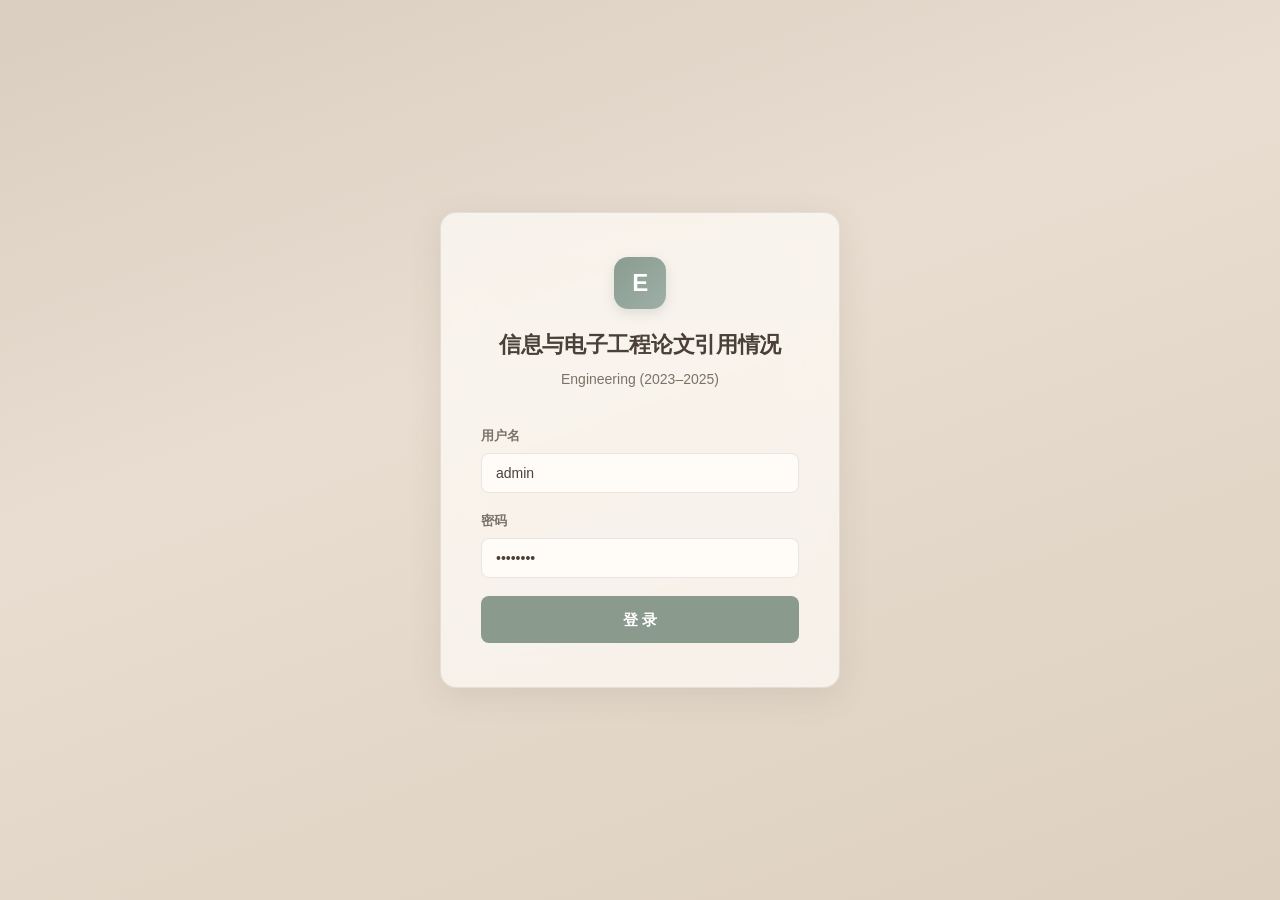
<file: index.html>
<!DOCTYPE html>
<html lang="zh-CN">
<head>
<meta charset="UTF-8">
<meta name="viewport" content="width=device-width,initial-scale=1.0">
<title>Engineering 论文引用</title>
<link rel="stylesheet" href="style.css">
</head>
<body>

<div id="login-page" class="page">
<div class="login-container">
<div class="login-card">
<div class="login-brand">
<div class="brand-mark">E</div>
<h1>信息与电子工程论文引用情况</h1>
<p>Engineering (2023–2025)</p>
</div>
<form id="login-form">
<div class="form-group">
<label for="username">用户名</label>
<input type="text" id="username" placeholder="admin" autocomplete="username" value="admin">
</div>
<div class="form-group">
<label for="password">密码</label>
<input type="password" id="password" placeholder="••••••••" autocomplete="current-password" value="admin123">
</div>
<div id="login-error" class="error-message" style="display:none;"></div>
<button type="submit" id="login-btn" class="btn btn-primary btn-full">
<span class="btn-text">登 录</span>
<span class="btn-loading" style="display:none;">登录中…</span>
</button>
</form>
</div>
</div>
</div>

<div id="dashboard-page" class="page">
<header class="dashboard-header">
<div class="header-left">
<div class="header-logo">
<div class="logo-icon">E</div>
<h1>论文引用</h1>
</div>
<span class="header-badge">2023–2025</span>
</div>
<div class="header-right">
<span class="header-user" id="header-username">admin</span>
<button id="logout-btn" class="btn-logout">退出</button>
</div>
</header>
<div class="dashboard-body">
<aside class="sidebar">
<div class="sidebar-header">
<!-- 搜索栏在专题分类上方 -->
<div class="search-wrapper">
<span class="search-icon">⌕</span>
<input type="text" id="search-input" placeholder="搜索论文标题…">
</div>
<div class="search-mode-toggle">
<button class="search-mode-btn active" id="search-title-btn">按标题</button>
<button class="search-mode-btn" id="search-author-btn">按作者</button>
</div>
<div class="section-label">专题分类</div>
</div>
<div class="topic-scroll" id="topic-list"></div>
</aside>
<main class="main-content">
<div class="content-header">
<div class="content-title-area">
<h2 id="current-topic-title">全部论文</h2>
<span id="papers-count" class="count-badge">0 篇</span>
</div>
<div class="content-controls">
<select id="sort-select" class="sort-select">
<option value="citations">按引用 ↓</option>
<option value="year">按年份 ↓</option>
</select>
</div>
</div>
<div id="stats-container"></div>
        <div id="year-filter"></div>
        <div id="papers-list" class="papers-list"></div>
</main>
</div>
</div>

<div id="bibtex-modal" class="modal" style="display:none;">
<div class="modal-overlay" id="modal-overlay"></div>
<div class="modal-content">
<div class="modal-header">
<h3>BibTeX 引用</h3>
<button class="modal-close" id="modal-close">✕</button>
</div>
<div class="modal-body">
<pre id="bibtex-text" class="bibtex-pre"></pre>
<button id="copy-bibtex-btn" class="btn btn-primary">复制到剪贴板</button>
<span id="copy-success" class="copy-success" style="display:none;">✓ 已复制</span>
</div>
</div>
</div>

<script src="api-config.js"></script>
<script src="app.js"></script>
</body>
</html>
</file>
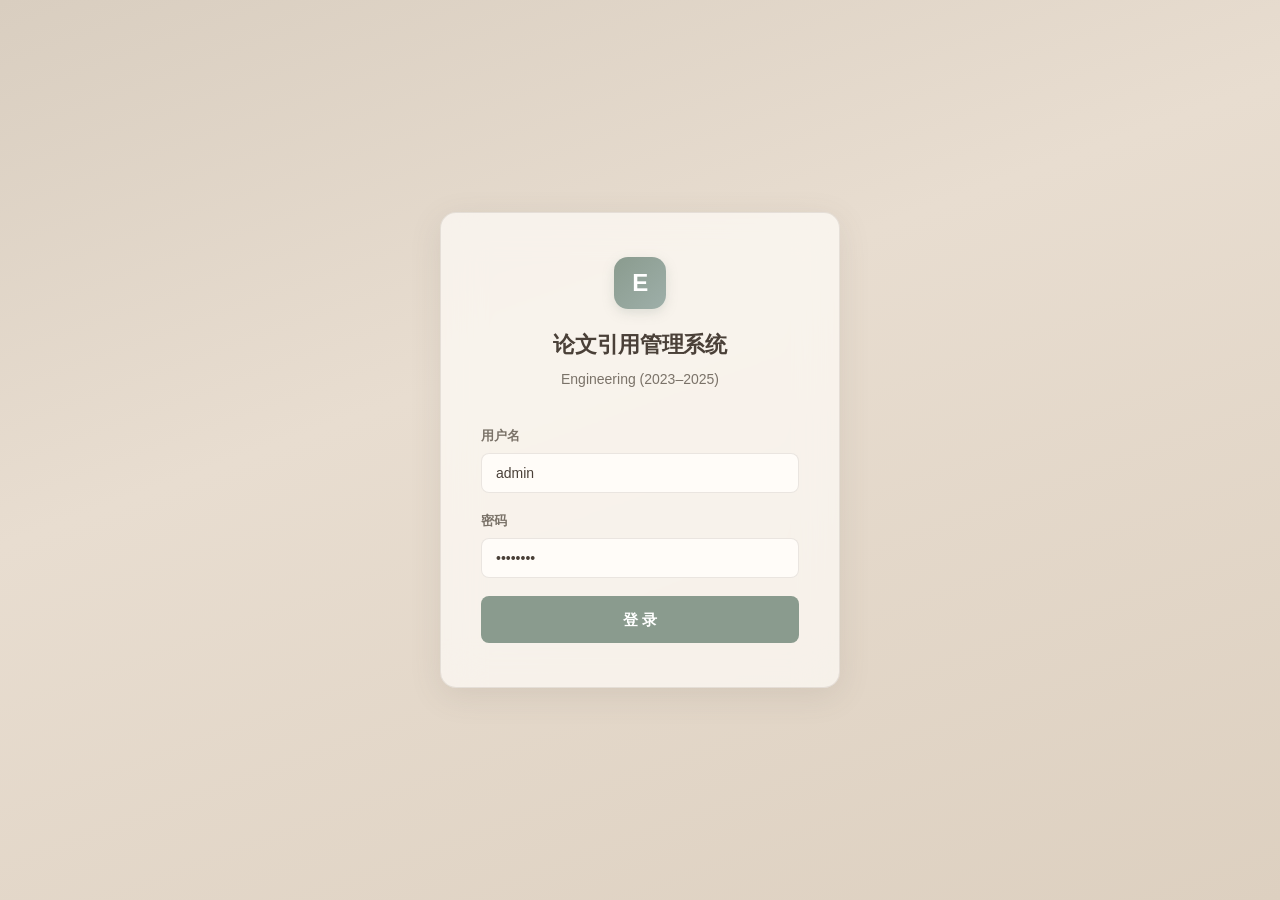
<file: frontend/index.html>
<!DOCTYPE html>
<html lang="zh-CN">
<head>
<meta charset="UTF-8">
<meta name="viewport" content="width=device-width,initial-scale=1.0">
<title>Engineering 论文引用</title>
<link rel="stylesheet" href="style.css">
</head>
<body>

<div id="login-page" class="page">
<div class="login-container">
<div class="login-card">
<div class="login-brand">
<div class="brand-mark">E</div>
<h1>论文引用管理系统</h1>
<p>Engineering (2023–2025)</p>
</div>
<form id="login-form">
<div class="form-group">
<label for="username">用户名</label>
<input type="text" id="username" placeholder="admin" autocomplete="username" value="admin">
</div>
<div class="form-group">
<label for="password">密码</label>
<input type="password" id="password" placeholder="••••••••" autocomplete="current-password" value="admin123">
</div>
<div id="login-error" class="error-message" style="display:none;"></div>
<button type="submit" id="login-btn" class="btn btn-primary btn-full">
<span class="btn-text">登 录</span>
<span class="btn-loading" style="display:none;">登录中…</span>
</button>
</form>
</div>
</div>
</div>

<div id="dashboard-page" class="page">
<header class="dashboard-header">
<div class="header-left">
<div class="header-logo">
<div class="logo-icon">E</div>
<h1>论文引用</h1>
</div>
<span class="header-badge">2023–2025</span>
</div>
<div class="header-right">
<span class="header-user" id="header-username">admin</span>
<button id="logout-btn" class="btn-logout">退出</button>
</div>
</header>
<div class="dashboard-body">
<aside class="sidebar">
<div class="sidebar-header">
<div class="section-label">专题分类</div>
<div class="search-wrapper">
<span class="search-icon">⌕</span>
<input type="text" id="search-input" placeholder="搜索论文标题…">
</div>
<div class="search-mode-toggle">
<button class="search-mode-btn active" id="search-title-btn">按标题</button>
<button class="search-mode-btn" id="search-author-btn">按作者</button>
</div>
</div>
<div class="topic-scroll" id="topic-list"></div>
</aside>
<main class="main-content">
<div class="content-header">
<div class="content-title-area">
<h2 id="current-topic-title">全部论文</h2>
<span id="papers-count" class="count-badge">0 篇</span>
</div>
<div class="content-controls">
<select id="sort-select" class="sort-select">
<option value="citations">按引用 ↓</option>
<option value="year">按年份 ↓</option>
</select>
</div>
</div>
<div id="papers-list" class="papers-list"></div>
</main>
</div>
</div>

<div id="bibtex-modal" class="modal" style="display:none;">
<div class="modal-overlay" id="modal-overlay"></div>
<div class="modal-content">
<div class="modal-header">
<h3>BibTeX 引用</h3>
<button class="modal-close" id="modal-close">✕</button>
</div>
<div class="modal-body">
<pre id="bibtex-text" class="bibtex-pre"></pre>
<button id="copy-bibtex-btn" class="btn btn-primary">复制到剪贴板</button>
<span id="copy-success" class="copy-success" style="display:none;">✓ 已复制</span>
</div>
</div>
</div>

<script src="api-config.js"></script>
<script src="app.js"></script>
</body>
</html>
</file>
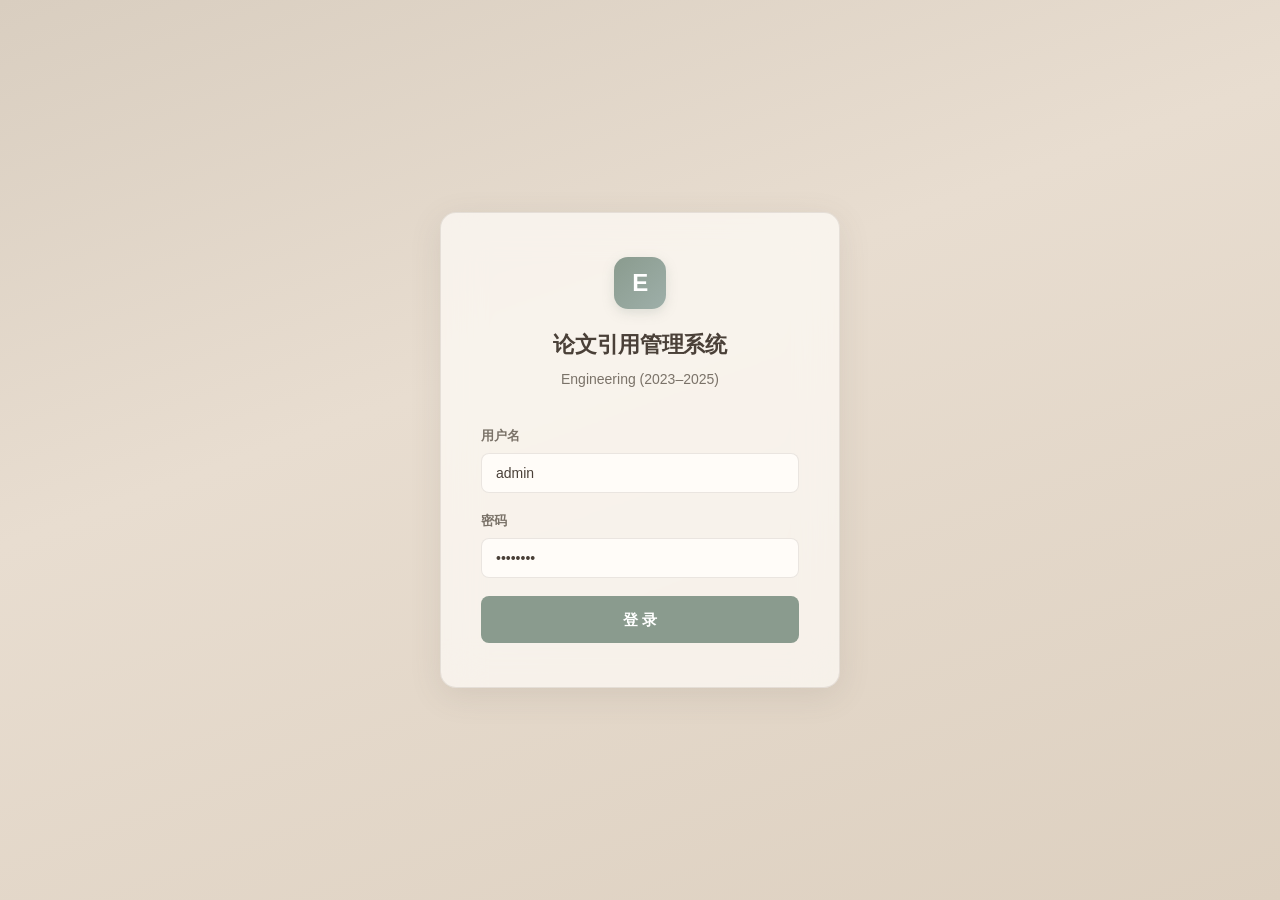
<file: standalone.html>
<!DOCTYPE html>
<html lang="zh-CN">
<head>
<meta charset="UTF-8">
<meta name="viewport" content="width=device-width,initial-scale=1.0">
<title>Engineering 论文引用</title>
<link rel="stylesheet" href="style.css">
</head>
<body>

<div id="login-page" class="page active">
<div class="login-container">
<div class="login-card">
<div class="login-brand">
<div class="brand-mark">E</div>
<h1>论文引用管理系统</h1>
<p>Engineering (2023–2025)</p>
</div>
<form id="login-form">
<div class="form-group">
<label for="username">用户名</label>
<input type="text" id="username" placeholder="admin" autocomplete="username" value="admin">
</div>
<div class="form-group">
<label for="password">密码</label>
<input type="password" id="password" placeholder="••••••••" autocomplete="current-password" value="admin123">
</div>
<div id="login-error" class="error-message" style="display:none;"></div>
<button type="submit" id="login-btn" class="btn btn-primary btn-full">
<span class="btn-text">登 录</span>
<span class="btn-loading" style="display:none;">登录中…</span>
</button>
</form>
</div>
</div>
</div>

<div id="dashboard-page" class="page">
<header class="dashboard-header">
<div class="header-left">
<div class="header-logo">
<div class="logo-icon">E</div>
<h1>论文引用</h1>
</div>
<span class="header-badge">2023–2025</span>
</div>
<div class="header-right">
<span class="header-user" id="header-username">admin</span>
<button id="logout-btn" class="btn-logout">退出</button>
</div>
</header>
<div class="dashboard-body">
<aside class="sidebar">
<div class="sidebar-header">
<div class="section-label">专题分类</div>
<div class="search-wrapper">
<span class="search-icon">⌕</span>
<input type="text" id="search-input" placeholder="搜索论文标题…">
</div>
<div class="search-mode-toggle">
<button class="search-mode-btn active" id="search-title-btn">按标题</button>
<button class="search-mode-btn" id="search-author-btn">按作者</button>
</div>
</div>
<div class="topic-scroll" id="topic-list"></div>
</aside>
<main class="main-content">
<div class="content-header">
<div class="content-title-area">
<h2 id="current-topic-title">全部论文</h2>
<span id="papers-count" class="count-badge">0 篇</span>
</div>
<div class="content-controls">
<select id="sort-select" class="sort-select">
<option value="citations">按引用 ↓</option>
<option value="year">按年份 ↓</option>
</select>
</div>
</div>
<div id="papers-list" class="papers-list"></div>
</main>
</div>
</div>

<div id="bibtex-modal" class="modal" style="display:none;">
<div class="modal-overlay" id="modal-overlay"></div>
<div class="modal-content">
<div class="modal-header">
<h3>BibTeX 引用</h3>
<button class="modal-close" id="modal-close">✕</button>
</div>
<div class="modal-body">
<pre id="bibtex-text" class="bibtex-pre"></pre>
<button id="copy-bibtex-btn" class="btn btn-primary">复制到剪贴板</button>
<span id="copy-success" class="copy-success" style="display:none;">✓ 已复制</span>
</div>
</div>
</div>

<script src="standalone.js"></script>
</body>
</html>
</file>
<file: style.css>
/* === Reset & Base === */
*, *::before, *::after {
  margin: 0;
  padding: 0;
  box-sizing: border-box;
}

:root {
  /* 莫兰迪配色 palette */
  --morandi-green: #8a9b8e;
  --morandi-blue: #8a9bb5;
  --morandi-rose: #b58a8a;
  --morandi-beige: #c4b8a6;
  --morandi-sage: #9eafa9;
  --morandi-lavender: #9b95b5;
  --morandi-warm: #c4a98e;
  --morandi-sand: #d4c8b8;
  --morandi-stone: #b8ada0;
  --morandi-gray: #a09890;
  --morandi-fog: #e0d9d0;
  --morandi-mist: #d5d0c8;
  --morandi-pale: #e8e4dc;

  /* 系统色 */
  --color-bg: #ecddd0;
  --color-surface: rgba(255, 252, 248, 0.70);
  --color-surface-solid: #fffcf8;
  --color-border: rgba(180, 170, 160, 0.28);
  --color-border-light: rgba(180, 170, 160, 0.14);
  --color-text: #4a4038;
  --color-text-secondary: #7a7268;
  --color-text-muted: #a09890;
  --color-accent: #7a8b7e;
  --color-accent-light: rgba(138, 155, 142, 0.10);
  --color-accent-hover: #6a7b6e;
  --color-accent-subtle: rgba(138, 155, 142, 0.06);
  --color-danger: #b58a8a;
  --color-danger-light: rgba(181, 138, 138, 0.10);
  --color-success: #8a9b8e;
  --radius: 12px;
  --radius-sm: 8px;
  --radius-lg: 16px;
  --shadow-sm: 0 1px 3px rgba(100, 90, 80, 0.06);
  --shadow: 0 2px 8px rgba(100, 90, 80, 0.08);
  --shadow-md: 0 4px 16px rgba(100, 90, 80, 0.10);
  --shadow-lg: 0 8px 32px rgba(100, 90, 80, 0.12);
  --sidebar-width: 260px;
  --header-height: 60px;
  --font-sans: -apple-system, BlinkMacSystemFont, 'Segoe UI', 'PingFang SC', 'Hiragino Sans GB', 'Microsoft YaHei', 'Helvetica Neue', Arial, sans-serif;
  --font-mono: 'SF Mono', 'Fira Code', 'Cascadia Code', 'Consolas', monospace;
}

body {
  font-family: var(--font-sans);
  color: var(--color-text);
  background: var(--color-bg);
  min-height: 100vh;
  line-height: 1.6;
  -webkit-font-smoothing: antialiased;
  -moz-osx-font-smoothing: grayscale;
}

.page { display: none; }
.page.active { display: block; }

/* ═══ Login ═══ */
.login-container {
  min-height: 100vh;
  display: flex;
  align-items: center;
  justify-content: center;
  padding: 24px;
  background: linear-gradient(160deg, #d9cec0 0%, #e8ddd0 40%, #ddd0c0 100%);
}

.login-card {
  background: var(--color-surface);
  backdrop-filter: blur(20px);
  -webkit-backdrop-filter: blur(20px);
  border: 1px solid var(--color-border);
  border-radius: var(--radius-lg);
  padding: 44px 40px;
  width: 100%;
  max-width: 400px;
  box-shadow: var(--shadow-lg);
}

.login-brand {
  text-align: center;
  margin-bottom: 36px;
}

.brand-mark {
  width: 52px;
  height: 52px;
  background: linear-gradient(135deg, var(--morandi-green), var(--morandi-sage));
  border-radius: 14px;
  display: inline-flex;
  align-items: center;
  justify-content: center;
  margin-bottom: 18px;
  color: #fff;
  font-size: 24px;
  font-weight: 700;
  letter-spacing: -0.5px;
  box-shadow: 0 4px 12px rgba(138, 155, 142, 0.25);
}

.login-brand h1 {
  font-size: 22px;
  font-weight: 700;
  color: var(--color-text);
  margin-bottom: 6px;
  letter-spacing: -0.3px;
}

.login-brand p {
  color: var(--color-text-secondary);
  font-size: 14px;
}

/* ═══ Forms ═══ */
.form-group {
  margin-bottom: 18px;
}

.form-group label {
  display: block;
  font-size: 13px;
  font-weight: 600;
  color: var(--color-text-secondary);
  margin-bottom: 6px;
}

.form-group input {
  width: 100%;
  padding: 11px 14px;
  border: 1px solid var(--color-border);
  border-radius: var(--radius-sm);
  font-size: 14px;
  font-family: var(--font-sans);
  background: var(--color-surface-solid);
  color: var(--color-text);
  transition: border-color 0.2s, box-shadow 0.2s;
  outline: none;
}

.form-group input::placeholder {
  color: var(--color-text-muted);
}

.form-group input:focus {
  border-color: var(--morandi-green);
  box-shadow: 0 0 0 3px rgba(138, 155, 142, 0.12);
}

.error-message {
  background: var(--color-danger-light);
  color: var(--color-danger);
  padding: 10px 14px;
  border-radius: var(--radius-sm);
  font-size: 13px;
  margin-bottom: 16px;
  border: 1px solid rgba(181, 138, 138, 0.15);
}

/* ═══ Buttons ═══ */
.btn {
  display: inline-flex;
  align-items: center;
  justify-content: center;
  gap: 6px;
  padding: 9px 18px;
  border: none;
  border-radius: var(--radius-sm);
  font-size: 13px;
  font-weight: 600;
  font-family: var(--font-sans);
  cursor: pointer;
  transition: all 0.18s;
  outline: none;
  line-height: 1.4;
}

.btn-primary {
  background: var(--morandi-green);
  color: #ffffff;
}
.btn-primary:hover { background: var(--color-accent-hover); }
.btn-primary:active { transform: scale(0.97); }
.btn-full { width: 100%; padding: 13px; font-size: 15px; }

.btn-logout {
  background: var(--color-surface);
  backdrop-filter: blur(10px);
  -webkit-backdrop-filter: blur(10px);
  color: var(--color-text-secondary);
  border: 1px solid var(--color-border);
  padding: 6px 14px;
  font-size: 13px;
  border-radius: var(--radius-sm);
}

.btn-logout:hover {
  background: var(--color-danger-light);
  color: var(--color-danger);
  border-color: rgba(181, 138, 138, 0.25);
}

/* ═══ Header ═══ */
.dashboard-header {
  position: fixed;
  top: 0;
  left: 0;
  right: 0;
  height: var(--header-height);
  z-index: 100;
  background: var(--color-surface);
  backdrop-filter: blur(20px);
  -webkit-backdrop-filter: blur(20px);
  border-bottom: 1px solid var(--color-border);
  display: flex;
  align-items: center;
  justify-content: space-between;
  padding: 0 24px;
}

.header-left { display: flex; align-items: center; gap: 12px; }
.header-logo { display: flex; align-items: center; gap: 10px; }

.logo-icon {
  width: 32px;
  height: 32px;
  background: linear-gradient(135deg, var(--morandi-green), var(--morandi-sage));
  border-radius: 8px;
  display: flex;
  align-items: center;
  justify-content: center;
  color: #fff;
  font-size: 16px;
  font-weight: 700;
}

.header-logo h1 {
  font-size: 16px;
  font-weight: 700;
  color: var(--color-text);
  letter-spacing: -0.2px;
}

.header-badge {
  background: var(--color-accent-light);
  color: var(--morandi-green);
  padding: 3px 10px;
  border-radius: 12px;
  font-size: 11px;
  font-weight: 600;
  border: 1px solid rgba(138, 155, 142, 0.10);
}

.header-right { display: flex; align-items: center; gap: 14px; }
.header-user { font-size: 13px; color: var(--color-text-secondary); font-weight: 500; }

/* ═══ Main Layout ═══ */
.dashboard-body {
  display: flex;
  margin-top: var(--header-height);
  min-height: calc(100vh - var(--header-height));
}

/* ═══ Sidebar (毛玻璃) ═══ */
.sidebar {
  width: var(--sidebar-width);
  overflow-y: auto;
  position: fixed;
  top: var(--header-height);
  bottom: 0;
  background: var(--color-surface);
  backdrop-filter: blur(20px);
  -webkit-backdrop-filter: blur(20px);
  border-right: 1px solid var(--color-border);
}

.sidebar-header {
  padding: 20px 16px 16px;
  border-bottom: 1px solid var(--color-border-light);
}

.section-label {
  font-size: 11px;
  font-weight: 700;
  text-transform: uppercase;
  letter-spacing: 0.8px;
  color: var(--color-text-muted);
  margin-bottom: 14px;
}

/* 搜索区域（增大） */
.search-wrapper {
  display: flex;
  align-items: center;
  gap: 8px;
  background: var(--color-accent-subtle);
  border: 1px solid var(--color-border);
  border-radius: var(--radius-sm);
  padding: 4px 10px;
  transition: border-color 0.2s, box-shadow 0.2s;
}

.search-wrapper:focus-within {
  border-color: var(--morandi-green);
  box-shadow: 0 0 0 3px rgba(138, 155, 142, 0.10);
}

.search-icon {
  font-size: 16px;
  color: var(--color-text-muted);
  flex-shrink: 0;
  line-height: 1;
}

.search-wrapper input {
  flex: 1;
  border: none;
  background: transparent;
  font-size: 13px;
  font-family: var(--font-sans);
  color: var(--color-text);
  outline: none;
  padding: 8px 0;
  min-width: 0;
}

.search-wrapper input::placeholder { color: var(--color-text-muted); }

/* 搜索模式切换 */
.search-mode-toggle {
  display: flex;
  gap: 2px;
  margin-top: 10px;
  background: var(--color-accent-subtle);
  border-radius: var(--radius-sm);
  padding: 2px;
  border: 1px solid var(--color-border-light);
}

.search-mode-btn {
  flex: 1;
  padding: 6px 8px;
  border: none;
  border-radius: 6px;
  font-size: 12px;
  font-family: var(--font-sans);
  font-weight: 500;
  cursor: pointer;
  color: var(--color-text-muted);
  background: transparent;
  transition: all 0.15s;
}

.search-mode-btn:hover { color: var(--color-text-secondary); }

.search-mode-btn.active {
  background: var(--color-surface-solid);
  color: var(--morandi-green);
  box-shadow: var(--shadow-sm);
  font-weight: 600;
}

.topic-scroll { padding: 8px; }

/* 毛玻璃专题卡片 */
.topic-item {
  display: flex;
  align-items: center;
  justify-content: space-between;
  padding: 10px 12px;
  border-radius: var(--radius-sm);
  cursor: pointer;
  transition: all 0.18s;
  margin-bottom: 2px;
  background: transparent;
  border: 1px solid transparent;
}

.topic-item:hover {
  background: var(--color-accent-subtle);
  border-color: var(--color-border-light);
}

.topic-item.active {
  background: var(--color-surface);
  backdrop-filter: blur(10px);
  -webkit-backdrop-filter: blur(10px);
  border: 1px solid var(--color-border);
  box-shadow: var(--shadow-sm);
}

.topic-item.active .topic-name-text {
  color: var(--morandi-green);
  font-weight: 700;
}

.topic-name {
  font-size: 13px;
  flex: 1;
  display: flex;
  flex-direction: column;
  gap: 1px;
  line-height: 1.4;
  min-width: 0;
}

.topic-name-text {
  color: var(--color-text);
  font-weight: 600;
  white-space: nowrap;
  overflow: hidden;
  text-overflow: ellipsis;
}

.topic-name-sub {
  color: var(--color-text-muted);
  font-size: 11px;
  font-weight: 400;
  white-space: nowrap;
  overflow: hidden;
  text-overflow: ellipsis;
}

.topic-item.active .topic-name-sub { color: var(--color-text-secondary); }

.topic-meta {
  text-align: right;
  font-size: 11px;
  color: var(--color-text-muted);
  line-height: 1.5;
  flex-shrink: 0;
  margin-left: 8px;
}

.topic-count { display: block; }

.topic-citations {
  font-weight: 600;
  color: var(--color-text-secondary);
}

.topic-item.active .topic-meta {
  color: var(--morandi-green);
  opacity: 0.8;
}

/* ═══ Main Content ═══ */
.main-content {
  flex: 1;
  margin-left: var(--sidebar-width);
  padding: 28px 32px;
  max-width: 1000px;
}

.content-header {
  display: flex;
  align-items: flex-start;
  justify-content: space-between;
  margin-bottom: 24px;
  flex-wrap: wrap;
  gap: 12px;
}

.content-title-area { display: flex; align-items: center; gap: 12px; }

#current-topic-title {
  font-size: 22px;
  font-weight: 700;
  color: var(--color-text);
  letter-spacing: -0.3px;
}

.count-badge {
  background: var(--color-accent-light);
  color: var(--morandi-green);
  padding: 3px 10px;
  border-radius: 12px;
  font-size: 12px;
  font-weight: 600;
  border: 1px solid rgba(138, 155, 142, 0.10);
}

.content-controls { display: flex; align-items: center; gap: 8px; }

.sort-select {
  padding: 7px 32px 7px 12px;
  border: 1px solid var(--color-border);
  border-radius: var(--radius-sm);
  font-size: 13px;
  font-family: var(--font-sans);
  background: var(--color-surface-solid);
  color: var(--color-text);
  cursor: pointer;
  outline: none;
  transition: border-color 0.2s;
  appearance: none;
  background-image: url("data:image/svg+xml,%3Csvg xmlns='http://www.w3.org/2000/svg' width='12' height='12' fill='none' viewBox='0 0 12 12'%3E%3Cpath stroke='%237a7268' stroke-linecap='round' stroke-linejoin='round' stroke-width='1.5' d='M3 4.5l3 3 3-3'/%3E%3C/svg%3E");
  background-repeat: no-repeat;
  background-position: right 10px center;
}

.sort-select:focus {
  border-color: var(--morandi-green);
  box-shadow: 0 0 0 3px rgba(138, 155, 142, 0.10);
}

/* ═══ Papers List ═══ */
.papers-list { display: flex; flex-direction: column; gap: 12px; }

/* 毛玻璃论文卡片 */
.paper-card {
  background: var(--color-surface);
  backdrop-filter: blur(20px);
  -webkit-backdrop-filter: blur(20px);
  border: 1px solid var(--color-border);
  border-radius: var(--radius);
  padding: 20px 22px;
  transition: all 0.25s;
  position: relative;
  overflow: hidden;
}

/* 顶面高光线 */
.paper-card::before {
  content: '';
  position: absolute;
  top: 0;
  left: 0;
  right: 0;
  height: 1px;
  background: linear-gradient(90deg, transparent, rgba(255,255,255,0.5), transparent);
}

.paper-card:hover {
  border-color: rgba(180, 170, 160, 0.45);
  box-shadow: var(--shadow-md);
  transform: translateY(-2px);
}

.paper-header {
  display: flex;
  justify-content: space-between;
  align-items: flex-start;
  gap: 16px;
  margin-bottom: 10px;
}

.paper-title {
  font-size: 15px;
  font-weight: 600;
  color: var(--color-text);
  line-height: 1.5;
  flex: 1;
}

.paper-citations-group {
  display: flex;
  flex-direction: column;
  align-items: center;
  gap: 1px;
  min-width: 60px;
  flex-shrink: 0;
}

.paper-citations-total {
  font-size: 22px;
  font-weight: 700;
  color: var(--morandi-green);
  line-height: 1;
}

.paper-citations-label {
  font-size: 11px;
  color: var(--color-text-muted);
}

.paper-citations-2026 {
  font-size: 11px;
  color: var(--color-success);
  margin-top: 2px;
  font-weight: 500;
}

.paper-meta {
  display: flex;
  align-items: center;
  gap: 10px;
  margin-bottom: 8px;
  flex-wrap: wrap;
}

.paper-type {
  display: inline-block;
  padding: 2px 8px;
  background: var(--color-accent-light);
  border-radius: 4px;
  font-size: 11px;
  color: var(--morandi-green);
  font-weight: 500;
}

.paper-year {
  font-size: 12px;
  color: var(--color-text-secondary);
}

.paper-authors {
  font-size: 12px;
  color: var(--color-text-muted);
  margin-bottom: 10px;
  line-height: 1.5;
}

.paper-actions { display: flex; gap: 8px; }
.paper-actions .btn { padding: 5px 12px; font-size: 12px; }

.btn-bibtex {
  background: var(--color-surface);
  backdrop-filter: blur(8px);
  color: var(--color-text-secondary);
  border: 1px solid var(--color-border);
}

.btn-bibtex:hover {
  background: var(--color-accent-light);
  color: var(--morandi-green);
  border-color: var(--morandi-green);
}

/* ═══ Modal (毛玻璃) ═══ */
.modal {
  position: fixed;
  top: 0;
  left: 0;
  right: 0;
  bottom: 0;
  z-index: 1000;
  display: flex;
  align-items: center;
  justify-content: center;
}

.modal-overlay {
  position: absolute;
  top: 0;
  left: 0;
  right: 0;
  bottom: 0;
  background: rgba(100, 90, 80, 0.28);
  backdrop-filter: blur(4px);
}

.modal-content {
  position: relative;
  background: var(--color-surface);
  backdrop-filter: blur(20px);
  border: 1px solid var(--color-border);
  box-shadow: var(--shadow-lg);
  border-radius: var(--radius-lg);
  padding: 0;
  width: 90%;
  max-width: 600px;
  max-height: 80vh;
  overflow: hidden;
  display: flex;
  flex-direction: column;
}

.modal-header {
  display: flex;
  align-items: center;
  justify-content: space-between;
  padding: 18px 22px;
  border-bottom: 1px solid var(--color-border-light);
}

.modal-header h3 {
  font-size: 16px;
  font-weight: 700;
  color: var(--color-text);
}

.modal-close {
  background: none;
  border: none;
  font-size: 20px;
  color: var(--color-text-muted);
  cursor: pointer;
  padding: 4px;
  line-height: 1;
  transition: color 0.15s;
}

.modal-close:hover { color: var(--color-text); }

.modal-body {
  padding: 22px;
  overflow-y: auto;
  flex: 1;
}

.bibtex-pre {
  background: var(--color-accent-subtle);
  border: 1px solid var(--color-border);
  border-radius: var(--radius-sm);
  padding: 14px 16px;
  font-family: var(--font-mono);
  font-size: 12px;
  line-height: 1.7;
  overflow-x: auto;
  white-space: pre-wrap;
  word-break: break-all;
  margin-bottom: 16px;
  max-height: 340px;
  overflow-y: auto;
  color: var(--color-text);
}

.copy-success {
  color: var(--morandi-green);
  font-size: 13px;
  font-weight: 600;
  margin-left: 10px;
}

/* ═══ Empty State ═══ */
.empty-state {
  text-align: center;
  padding: 60px 20px;
  color: var(--color-text-muted);
}

.empty-state .empty-icon { font-size: 36px; margin-bottom: 12px; opacity: 0.4; }
.empty-state p { font-size: 14px; }

.loading { text-align: center; padding: 40px; color: var(--color-text-muted); font-size: 13px; }

/* ═══ Scrollbar ═══ */
::-webkit-scrollbar { width: 5px; }
::-webkit-scrollbar-track { background: transparent; }
::-webkit-scrollbar-thumb { background: rgba(100, 90, 80, 0.12); border-radius: 3px; }
::-webkit-scrollbar-thumb:hover { background: rgba(100, 90, 80, 0.20); }

/* ═══ Responsive ═══ */

/* ═══ Statistics Section ═══ */
.stats-section {
  margin-bottom: 20px;
}

.stats-title {
  font-size: 14px;
  font-weight: 700;
  color: var(--color-text);
  margin-bottom: 14px;
  letter-spacing: -0.2px;
}

.stats-charts {
  display: flex;
  gap: 24px;
  flex-wrap: wrap;
}

.stats-chart {
  flex: 1;
  min-width: 200px;
}

.stats-chart-label {
  font-size: 12px;
  font-weight: 600;
  color: var(--color-text-secondary);
  margin-bottom: 10px;
}

.bar-chart {
  display: flex;
  align-items: flex-end;
  gap: 8px;
  height: 120px;
  padding: 4px 0;
  border-bottom: 1px solid var(--color-border);
}

.bar-item {
  flex: 1;
  display: flex;
  flex-direction: column;
  align-items: center;
  height: 100%;
  justify-content: flex-end;
  min-width: 28px;
}

.bar-fill {
  width: 100%;
  max-width: 36px;
  background: linear-gradient(to top, var(--morandi-green), var(--morandi-sage));
  border-radius: 4px 4px 0 0;
  min-height: 4px;
  position: relative;
  transition: height 0.3s ease;
  display: flex;
  align-items: flex-start;
  justify-content: center;
}

.bar-fill-cit {
  background: linear-gradient(to top, var(--morandi-blue), #a8b8d0);
}

.bar-val {
  position: absolute;
  top: -18px;
  font-size: 10px;
  font-weight: 700;
  color: var(--color-text);
  white-space: nowrap;
}

.bar-year {
  font-size: 10px;
  color: var(--color-text-muted);
  margin-top: 4px;
  font-weight: 500;
}

/* ═══ Year Filter ═══ */
.year-filter-bar {
  display: flex;
  align-items: center;
  gap: 6px;
  margin-bottom: 16px;
  flex-wrap: wrap;
  padding: 10px 14px;
  background: var(--color-surface);
  border: 1px solid var(--color-border);
  border-radius: var(--radius-sm);
}

.year-filter-label {
  font-size: 12px;
  font-weight: 600;
  color: var(--color-text-secondary);
  margin-right: 4px;
}

.year-btn {
  padding: 4px 12px;
  border: 1px solid var(--color-border);
  border-radius: 6px;
  font-size: 12px;
  font-weight: 500;
  font-family: var(--font-sans);
  cursor: pointer;
  background: var(--color-accent-subtle);
  color: var(--color-text-secondary);
  transition: all 0.15s;
}

.year-btn:hover {
  background: var(--color-accent-light);
  color: var(--morandi-green);
  border-color: var(--morandi-green);
}

.year-btn.active {
  background: var(--morandi-green);
  color: #fff;
  border-color: var(--morandi-green);
}

/* ═══ Papers Table ═══ */
.papers-table-wrapper {
  margin-bottom: 28px;
  overflow-x: auto;
  border: 1px solid var(--color-border);
  border-radius: var(--radius);
  background: var(--color-surface);
}

.papers-table {
  width: 100%;
  border-collapse: collapse;
  font-size: 13px;
}

.papers-table thead {
  background: var(--color-accent-subtle);
  border-bottom: 1px solid var(--color-border);
}

.papers-table th {
  padding: 10px 14px;
  text-align: left;
  font-weight: 700;
  color: var(--color-text-secondary);
  font-size: 11px;
  text-transform: uppercase;
  letter-spacing: 0.5px;
  white-space: nowrap;
}

.papers-table td {
  padding: 10px 14px;
  border-bottom: 1px solid var(--color-border-light);
  vertical-align: middle;
}

.papers-table tbody tr:hover {
  background: var(--color-accent-subtle);
}

.papers-table tbody tr:last-child td {
  border-bottom: none;
}

.col-num {
  width: 40px;
  text-align: center;
  color: var(--color-text-muted);
  font-size: 12px;
}

.col-year {
  width: 60px;
  text-align: center;
  color: var(--color-text-secondary);
  font-weight: 600;
}

.col-cit {
  width: 60px;
  text-align: center;
}

.cit-num {
  display: inline-block;
  font-size: 14px;
  font-weight: 700;
  color: var(--morandi-green);
  min-width: 28px;
}

.paper-title-link {
  color: var(--color-text);
  text-decoration: none;
  font-weight: 600;
  transition: color 0.15s;
}

.paper-title-link:hover {
  color: var(--morandi-green);
  text-decoration: underline;
}

.paper-authors-sm {
  font-size: 11px;
  color: var(--color-text-muted);
  margin-top: 2px;
}

/* ═══ Paper Details Section ═══ */
.paper-details-section {
  margin-top: 8px;
}

.year-group {
  margin-bottom: 20px;
}

.year-group-title {
  font-size: 16px;
  font-weight: 700;
  color: var(--color-text);
  margin-bottom: 10px;
  padding-bottom: 6px;
  border-bottom: 1px solid var(--color-border-light);
}

/* ═══ Mobile responsiveness for stats/table ═══ */
@media (max-width: 768px) {
  .stats-charts {
    flex-direction: column;
    gap: 16px;
  }

  .bar-chart {
    height: 90px;
  }

  .bar-item {
    min-width: 20px;
  }

  .bar-fill {
    max-width: 28px;
  }

  .bar-val {
    font-size: 9px;
    top: -16px;
  }

  .papers-table {
    font-size: 12px;
  }

  .papers-table th,
  .papers-table td {
    padding: 8px 10px;
  }

  .col-num {
    width: 28px;
  }

  .year-filter-bar {
    padding: 8px 10px;
  }

  .year-btn {
    padding: 3px 10px;
    font-size: 11px;
  }
}

@media (max-width: 480px) {
  .papers-table .col-year {
    display: none;
  }

  .paper-authors-sm {
    display: none;
  }
}

/* ═══ Tablet / Mobile ═══ */
@media (max-width: 768px) {
  :root {
    --sidebar-width: 100%;
    --header-height: 52px;
  }

  .dashboard-body {
    flex-direction: column;
  }

  .sidebar {
    width: 100%;
    position: relative;
    top: 0;
    max-height: 45vh;
    border-right: none;
    border-bottom: 1px solid var(--color-border);
    overflow-y: auto;
    z-index: 50;
  }

  .sidebar-header {
    padding: 12px 14px 10px;
  }

  .sidebar-header .section-label {
    margin-bottom: 8px;
    font-size: 10px;
  }

  .topic-scroll {
    padding: 4px 8px;
    display: flex;
    flex-wrap: wrap;
    gap: 4px;
  }

  .topic-item {
    flex: 0 0 auto;
    flex-direction: column;
    align-items: flex-start;
    padding: 6px 10px;
    margin-bottom: 0;
    min-width: 0;
    width: auto;
  }

  .topic-meta {
    text-align: left;
    margin-left: 0;
    display: flex;
    gap: 6px;
    font-size: 10px;
  }

  .topic-count, .topic-citations {
    display: inline;
  }

  .main-content {
    margin-left: 0;
    padding: 16px;
  }

  .content-header {
    flex-direction: column;
    align-items: flex-start;
    gap: 8px;
    margin-bottom: 16px;
  }

  #current-topic-title {
    font-size: 18px;
  }

  .paper-card {
    padding: 14px 16px;
  }

  .paper-header {
    flex-direction: column;
  }

  .paper-citations-group {
    flex-direction: row;
    gap: 6px;
  }

  .paper-title {
    font-size: 14px;
  }

  .header-logo h1 {
    font-size: 14px;
  }

  .dashboard-header {
    padding: 0 14px;
  }

  .header-badge {
    display: none;
  }

  .login-card {
    padding: 32px 24px;
  }

  .login-brand h1 {
    font-size: 18px;
  }
}

/* ═══ Small phones ═══ */
@media (max-width: 480px) {
  .sidebar {
    max-height: 40vh;
  }

  .topic-item {
    flex: 0 0 auto;
    padding: 5px 8px;
  }

  .topic-name {
    font-size: 12px;
  }

  .topic-name-sub {
    display: none;
  }

  .topic-meta {
    font-size: 10px;
  }

  .main-content {
    padding: 12px;
  }

  .paper-card {
    padding: 12px 14px;
  }

  .paper-title {
    font-size: 13px;
  }

  .paper-citations-total {
    font-size: 18px;
  }

  .modal-content {
    width: 95%;
    max-height: 90vh;
  }

  .bibtex-pre {
    font-size: 11px;
    padding: 10px 12px;
  }

  .header-user {
    display: none;
  }
}
</file>
<file: frontend/style.css>
/* === Reset & Base === */
*, *::before, *::after {
  margin: 0;
  padding: 0;
  box-sizing: border-box;
}

:root {
  /* 莫兰迪配色 palette */
  --morandi-green: #8a9b8e;
  --morandi-blue: #8a9bb5;
  --morandi-rose: #b58a8a;
  --morandi-beige: #c4b8a6;
  --morandi-sage: #9eafa9;
  --morandi-lavender: #9b95b5;
  --morandi-warm: #c4a98e;
  --morandi-sand: #d4c8b8;
  --morandi-stone: #b8ada0;
  --morandi-gray: #a09890;
  --morandi-fog: #e0d9d0;
  --morandi-mist: #d5d0c8;
  --morandi-pale: #e8e4dc;

  /* 系统色 */
  --color-bg: #ecddd0;
  --color-surface: rgba(255, 252, 248, 0.70);
  --color-surface-solid: #fffcf8;
  --color-border: rgba(180, 170, 160, 0.28);
  --color-border-light: rgba(180, 170, 160, 0.14);
  --color-text: #4a4038;
  --color-text-secondary: #7a7268;
  --color-text-muted: #a09890;
  --color-accent: #7a8b7e;
  --color-accent-light: rgba(138, 155, 142, 0.10);
  --color-accent-hover: #6a7b6e;
  --color-accent-subtle: rgba(138, 155, 142, 0.06);
  --color-danger: #b58a8a;
  --color-danger-light: rgba(181, 138, 138, 0.10);
  --color-success: #8a9b8e;
  --radius: 12px;
  --radius-sm: 8px;
  --radius-lg: 16px;
  --shadow-sm: 0 1px 3px rgba(100, 90, 80, 0.06);
  --shadow: 0 2px 8px rgba(100, 90, 80, 0.08);
  --shadow-md: 0 4px 16px rgba(100, 90, 80, 0.10);
  --shadow-lg: 0 8px 32px rgba(100, 90, 80, 0.12);
  --sidebar-width: 260px;
  --header-height: 60px;
  --font-sans: -apple-system, BlinkMacSystemFont, 'Segoe UI', 'PingFang SC', 'Hiragino Sans GB', 'Microsoft YaHei', 'Helvetica Neue', Arial, sans-serif;
  --font-mono: 'SF Mono', 'Fira Code', 'Cascadia Code', 'Consolas', monospace;
}

body {
  font-family: var(--font-sans);
  color: var(--color-text);
  background: var(--color-bg);
  min-height: 100vh;
  line-height: 1.6;
  -webkit-font-smoothing: antialiased;
  -moz-osx-font-smoothing: grayscale;
}

.page { display: none; }
.page.active { display: block; }

/* ═══ Login ═══ */
.login-container {
  min-height: 100vh;
  display: flex;
  align-items: center;
  justify-content: center;
  padding: 24px;
  background: linear-gradient(160deg, #d9cec0 0%, #e8ddd0 40%, #ddd0c0 100%);
}

.login-card {
  background: var(--color-surface);
  backdrop-filter: blur(20px);
  -webkit-backdrop-filter: blur(20px);
  border: 1px solid var(--color-border);
  border-radius: var(--radius-lg);
  padding: 44px 40px;
  width: 100%;
  max-width: 400px;
  box-shadow: var(--shadow-lg);
}

.login-brand {
  text-align: center;
  margin-bottom: 36px;
}

.brand-mark {
  width: 52px;
  height: 52px;
  background: linear-gradient(135deg, var(--morandi-green), var(--morandi-sage));
  border-radius: 14px;
  display: inline-flex;
  align-items: center;
  justify-content: center;
  margin-bottom: 18px;
  color: #fff;
  font-size: 24px;
  font-weight: 700;
  letter-spacing: -0.5px;
  box-shadow: 0 4px 12px rgba(138, 155, 142, 0.25);
}

.login-brand h1 {
  font-size: 22px;
  font-weight: 700;
  color: var(--color-text);
  margin-bottom: 6px;
  letter-spacing: -0.3px;
}

.login-brand p {
  color: var(--color-text-secondary);
  font-size: 14px;
}

/* ═══ Forms ═══ */
.form-group {
  margin-bottom: 18px;
}

.form-group label {
  display: block;
  font-size: 13px;
  font-weight: 600;
  color: var(--color-text-secondary);
  margin-bottom: 6px;
}

.form-group input {
  width: 100%;
  padding: 11px 14px;
  border: 1px solid var(--color-border);
  border-radius: var(--radius-sm);
  font-size: 14px;
  font-family: var(--font-sans);
  background: var(--color-surface-solid);
  color: var(--color-text);
  transition: border-color 0.2s, box-shadow 0.2s;
  outline: none;
}

.form-group input::placeholder {
  color: var(--color-text-muted);
}

.form-group input:focus {
  border-color: var(--morandi-green);
  box-shadow: 0 0 0 3px rgba(138, 155, 142, 0.12);
}

.error-message {
  background: var(--color-danger-light);
  color: var(--color-danger);
  padding: 10px 14px;
  border-radius: var(--radius-sm);
  font-size: 13px;
  margin-bottom: 16px;
  border: 1px solid rgba(181, 138, 138, 0.15);
}

/* ═══ Buttons ═══ */
.btn {
  display: inline-flex;
  align-items: center;
  justify-content: center;
  gap: 6px;
  padding: 9px 18px;
  border: none;
  border-radius: var(--radius-sm);
  font-size: 13px;
  font-weight: 600;
  font-family: var(--font-sans);
  cursor: pointer;
  transition: all 0.18s;
  outline: none;
  line-height: 1.4;
}

.btn-primary {
  background: var(--morandi-green);
  color: #ffffff;
}
.btn-primary:hover { background: var(--color-accent-hover); }
.btn-primary:active { transform: scale(0.97); }
.btn-full { width: 100%; padding: 13px; font-size: 15px; }

.btn-logout {
  background: var(--color-surface);
  backdrop-filter: blur(10px);
  -webkit-backdrop-filter: blur(10px);
  color: var(--color-text-secondary);
  border: 1px solid var(--color-border);
  padding: 6px 14px;
  font-size: 13px;
  border-radius: var(--radius-sm);
}

.btn-logout:hover {
  background: var(--color-danger-light);
  color: var(--color-danger);
  border-color: rgba(181, 138, 138, 0.25);
}

/* ═══ Header ═══ */
.dashboard-header {
  position: fixed;
  top: 0;
  left: 0;
  right: 0;
  height: var(--header-height);
  z-index: 100;
  background: var(--color-surface);
  backdrop-filter: blur(20px);
  -webkit-backdrop-filter: blur(20px);
  border-bottom: 1px solid var(--color-border);
  display: flex;
  align-items: center;
  justify-content: space-between;
  padding: 0 24px;
}

.header-left { display: flex; align-items: center; gap: 12px; }
.header-logo { display: flex; align-items: center; gap: 10px; }

.logo-icon {
  width: 32px;
  height: 32px;
  background: linear-gradient(135deg, var(--morandi-green), var(--morandi-sage));
  border-radius: 8px;
  display: flex;
  align-items: center;
  justify-content: center;
  color: #fff;
  font-size: 16px;
  font-weight: 700;
}

.header-logo h1 {
  font-size: 16px;
  font-weight: 700;
  color: var(--color-text);
  letter-spacing: -0.2px;
}

.header-badge {
  background: var(--color-accent-light);
  color: var(--morandi-green);
  padding: 3px 10px;
  border-radius: 12px;
  font-size: 11px;
  font-weight: 600;
  border: 1px solid rgba(138, 155, 142, 0.10);
}

.header-right { display: flex; align-items: center; gap: 14px; }
.header-user { font-size: 13px; color: var(--color-text-secondary); font-weight: 500; }

/* ═══ Main Layout ═══ */
.dashboard-body {
  display: flex;
  margin-top: var(--header-height);
  min-height: calc(100vh - var(--header-height));
}

/* ═══ Sidebar (毛玻璃) ═══ */
.sidebar {
  width: var(--sidebar-width);
  overflow-y: auto;
  position: fixed;
  top: var(--header-height);
  bottom: 0;
  background: var(--color-surface);
  backdrop-filter: blur(20px);
  -webkit-backdrop-filter: blur(20px);
  border-right: 1px solid var(--color-border);
}

.sidebar-header {
  padding: 20px 16px 16px;
  border-bottom: 1px solid var(--color-border-light);
}

.section-label {
  font-size: 11px;
  font-weight: 700;
  text-transform: uppercase;
  letter-spacing: 0.8px;
  color: var(--color-text-muted);
  margin-bottom: 14px;
}

/* 搜索区域（增大） */
.search-wrapper {
  display: flex;
  align-items: center;
  gap: 8px;
  background: var(--color-accent-subtle);
  border: 1px solid var(--color-border);
  border-radius: var(--radius-sm);
  padding: 4px 10px;
  transition: border-color 0.2s, box-shadow 0.2s;
}

.search-wrapper:focus-within {
  border-color: var(--morandi-green);
  box-shadow: 0 0 0 3px rgba(138, 155, 142, 0.10);
}

.search-icon {
  font-size: 16px;
  color: var(--color-text-muted);
  flex-shrink: 0;
  line-height: 1;
}

.search-wrapper input {
  flex: 1;
  border: none;
  background: transparent;
  font-size: 13px;
  font-family: var(--font-sans);
  color: var(--color-text);
  outline: none;
  padding: 8px 0;
  min-width: 0;
}

.search-wrapper input::placeholder { color: var(--color-text-muted); }

/* 搜索模式切换 */
.search-mode-toggle {
  display: flex;
  gap: 2px;
  margin-top: 10px;
  background: var(--color-accent-subtle);
  border-radius: var(--radius-sm);
  padding: 2px;
  border: 1px solid var(--color-border-light);
}

.search-mode-btn {
  flex: 1;
  padding: 6px 8px;
  border: none;
  border-radius: 6px;
  font-size: 12px;
  font-family: var(--font-sans);
  font-weight: 500;
  cursor: pointer;
  color: var(--color-text-muted);
  background: transparent;
  transition: all 0.15s;
}

.search-mode-btn:hover { color: var(--color-text-secondary); }

.search-mode-btn.active {
  background: var(--color-surface-solid);
  color: var(--morandi-green);
  box-shadow: var(--shadow-sm);
  font-weight: 600;
}

.topic-scroll { padding: 8px; }

/* 毛玻璃专题卡片 */
.topic-item {
  display: flex;
  align-items: center;
  justify-content: space-between;
  padding: 10px 12px;
  border-radius: var(--radius-sm);
  cursor: pointer;
  transition: all 0.18s;
  margin-bottom: 2px;
  background: transparent;
  border: 1px solid transparent;
}

.topic-item:hover {
  background: var(--color-accent-subtle);
  border-color: var(--color-border-light);
}

.topic-item.active {
  background: var(--color-surface);
  backdrop-filter: blur(10px);
  -webkit-backdrop-filter: blur(10px);
  border: 1px solid var(--color-border);
  box-shadow: var(--shadow-sm);
}

.topic-item.active .topic-name-text {
  color: var(--morandi-green);
  font-weight: 700;
}

.topic-name {
  font-size: 13px;
  flex: 1;
  display: flex;
  flex-direction: column;
  gap: 1px;
  line-height: 1.4;
  min-width: 0;
}

.topic-name-text {
  color: var(--color-text);
  font-weight: 600;
  white-space: nowrap;
  overflow: hidden;
  text-overflow: ellipsis;
}

.topic-name-sub {
  color: var(--color-text-muted);
  font-size: 11px;
  font-weight: 400;
  white-space: nowrap;
  overflow: hidden;
  text-overflow: ellipsis;
}

.topic-item.active .topic-name-sub { color: var(--color-text-secondary); }

.topic-meta {
  text-align: right;
  font-size: 11px;
  color: var(--color-text-muted);
  line-height: 1.5;
  flex-shrink: 0;
  margin-left: 8px;
}

.topic-count { display: block; }

.topic-citations {
  font-weight: 600;
  color: var(--color-text-secondary);
}

.topic-item.active .topic-meta {
  color: var(--morandi-green);
  opacity: 0.8;
}

/* ═══ Main Content ═══ */
.main-content {
  flex: 1;
  margin-left: var(--sidebar-width);
  padding: 28px 32px;
  max-width: 1000px;
}

.content-header {
  display: flex;
  align-items: flex-start;
  justify-content: space-between;
  margin-bottom: 24px;
  flex-wrap: wrap;
  gap: 12px;
}

.content-title-area { display: flex; align-items: center; gap: 12px; }

#current-topic-title {
  font-size: 22px;
  font-weight: 700;
  color: var(--color-text);
  letter-spacing: -0.3px;
}

.count-badge {
  background: var(--color-accent-light);
  color: var(--morandi-green);
  padding: 3px 10px;
  border-radius: 12px;
  font-size: 12px;
  font-weight: 600;
  border: 1px solid rgba(138, 155, 142, 0.10);
}

.content-controls { display: flex; align-items: center; gap: 8px; }

.sort-select {
  padding: 7px 32px 7px 12px;
  border: 1px solid var(--color-border);
  border-radius: var(--radius-sm);
  font-size: 13px;
  font-family: var(--font-sans);
  background: var(--color-surface-solid);
  color: var(--color-text);
  cursor: pointer;
  outline: none;
  transition: border-color 0.2s;
  appearance: none;
  background-image: url("data:image/svg+xml,%3Csvg xmlns='http://www.w3.org/2000/svg' width='12' height='12' fill='none' viewBox='0 0 12 12'%3E%3Cpath stroke='%237a7268' stroke-linecap='round' stroke-linejoin='round' stroke-width='1.5' d='M3 4.5l3 3 3-3'/%3E%3C/svg%3E");
  background-repeat: no-repeat;
  background-position: right 10px center;
}

.sort-select:focus {
  border-color: var(--morandi-green);
  box-shadow: 0 0 0 3px rgba(138, 155, 142, 0.10);
}

/* ═══ Papers List ═══ */
.papers-list { display: flex; flex-direction: column; gap: 12px; }

/* 毛玻璃论文卡片 */
.paper-card {
  background: var(--color-surface);
  backdrop-filter: blur(20px);
  -webkit-backdrop-filter: blur(20px);
  border: 1px solid var(--color-border);
  border-radius: var(--radius);
  padding: 20px 22px;
  transition: all 0.25s;
  position: relative;
  overflow: hidden;
}

/* 顶面高光线 */
.paper-card::before {
  content: '';
  position: absolute;
  top: 0;
  left: 0;
  right: 0;
  height: 1px;
  background: linear-gradient(90deg, transparent, rgba(255,255,255,0.5), transparent);
}

.paper-card:hover {
  border-color: rgba(180, 170, 160, 0.45);
  box-shadow: var(--shadow-md);
  transform: translateY(-2px);
}

.paper-header {
  display: flex;
  justify-content: space-between;
  align-items: flex-start;
  gap: 16px;
  margin-bottom: 10px;
}

.paper-title {
  font-size: 15px;
  font-weight: 600;
  color: var(--color-text);
  line-height: 1.5;
  flex: 1;
}

.paper-citations-group {
  display: flex;
  flex-direction: column;
  align-items: center;
  gap: 1px;
  min-width: 60px;
  flex-shrink: 0;
}

.paper-citations-total {
  font-size: 22px;
  font-weight: 700;
  color: var(--morandi-green);
  line-height: 1;
}

.paper-citations-label {
  font-size: 11px;
  color: var(--color-text-muted);
}

.paper-citations-2026 {
  font-size: 11px;
  color: var(--color-success);
  margin-top: 2px;
  font-weight: 500;
}

.paper-meta {
  display: flex;
  align-items: center;
  gap: 10px;
  margin-bottom: 8px;
  flex-wrap: wrap;
}

.paper-type {
  display: inline-block;
  padding: 2px 8px;
  background: var(--color-accent-light);
  border-radius: 4px;
  font-size: 11px;
  color: var(--morandi-green);
  font-weight: 500;
}

.paper-year {
  font-size: 12px;
  color: var(--color-text-secondary);
}

.paper-authors {
  font-size: 12px;
  color: var(--color-text-muted);
  margin-bottom: 10px;
  line-height: 1.5;
}

.paper-actions { display: flex; gap: 8px; }
.paper-actions .btn { padding: 5px 12px; font-size: 12px; }

.btn-bibtex {
  background: var(--color-surface);
  backdrop-filter: blur(8px);
  color: var(--color-text-secondary);
  border: 1px solid var(--color-border);
}

.btn-bibtex:hover {
  background: var(--color-accent-light);
  color: var(--morandi-green);
  border-color: var(--morandi-green);
}

/* ═══ Modal (毛玻璃) ═══ */
.modal {
  position: fixed;
  top: 0;
  left: 0;
  right: 0;
  bottom: 0;
  z-index: 1000;
  display: flex;
  align-items: center;
  justify-content: center;
}

.modal-overlay {
  position: absolute;
  top: 0;
  left: 0;
  right: 0;
  bottom: 0;
  background: rgba(100, 90, 80, 0.28);
  backdrop-filter: blur(4px);
}

.modal-content {
  position: relative;
  background: var(--color-surface);
  backdrop-filter: blur(20px);
  border: 1px solid var(--color-border);
  box-shadow: var(--shadow-lg);
  border-radius: var(--radius-lg);
  padding: 0;
  width: 90%;
  max-width: 600px;
  max-height: 80vh;
  overflow: hidden;
  display: flex;
  flex-direction: column;
}

.modal-header {
  display: flex;
  align-items: center;
  justify-content: space-between;
  padding: 18px 22px;
  border-bottom: 1px solid var(--color-border-light);
}

.modal-header h3 {
  font-size: 16px;
  font-weight: 700;
  color: var(--color-text);
}

.modal-close {
  background: none;
  border: none;
  font-size: 20px;
  color: var(--color-text-muted);
  cursor: pointer;
  padding: 4px;
  line-height: 1;
  transition: color 0.15s;
}

.modal-close:hover { color: var(--color-text); }

.modal-body {
  padding: 22px;
  overflow-y: auto;
  flex: 1;
}

.bibtex-pre {
  background: var(--color-accent-subtle);
  border: 1px solid var(--color-border);
  border-radius: var(--radius-sm);
  padding: 14px 16px;
  font-family: var(--font-mono);
  font-size: 12px;
  line-height: 1.7;
  overflow-x: auto;
  white-space: pre-wrap;
  word-break: break-all;
  margin-bottom: 16px;
  max-height: 340px;
  overflow-y: auto;
  color: var(--color-text);
}

.copy-success {
  color: var(--morandi-green);
  font-size: 13px;
  font-weight: 600;
  margin-left: 10px;
}

/* ═══ Empty State ═══ */
.empty-state {
  text-align: center;
  padding: 60px 20px;
  color: var(--color-text-muted);
}

.empty-state .empty-icon { font-size: 36px; margin-bottom: 12px; opacity: 0.4; }
.empty-state p { font-size: 14px; }

.loading { text-align: center; padding: 40px; color: var(--color-text-muted); font-size: 13px; }

/* ═══ Scrollbar ═══ */
::-webkit-scrollbar { width: 5px; }
::-webkit-scrollbar-track { background: transparent; }
::-webkit-scrollbar-thumb { background: rgba(100, 90, 80, 0.12); border-radius: 3px; }
::-webkit-scrollbar-thumb:hover { background: rgba(100, 90, 80, 0.20); }

/* ═══ Responsive ═══ */
@media (max-width: 768px) {
  .sidebar {
    width: 100%;
    position: relative;
    top: 0;
    max-height: 200px;
    border-right: none;
    border-bottom: 1px solid var(--color-border);
  }
  .main-content { margin-left: 0; }
  .dashboard-body { flex-direction: column; }
  .paper-header { flex-direction: column; }
  .paper-citations-group { flex-direction: row; gap: 6px; }
}
</file>
